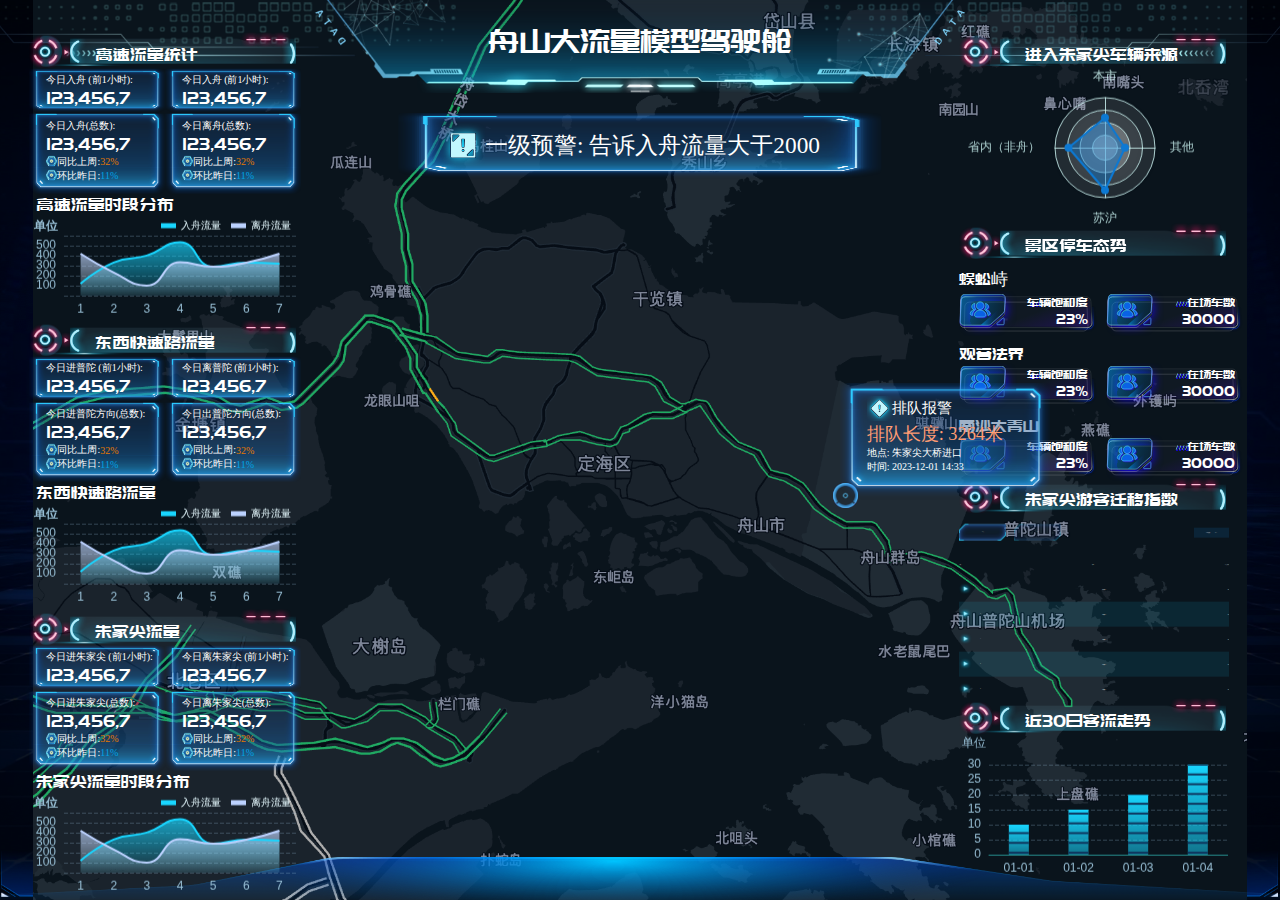
<file: index.html>
<!DOCTYPE html><html lang=""><head><meta charset=utf-8><meta http-equiv=X-UA-Compatible content="IE=edge"><meta name=viewport content="width=device-width,initial-scale=1"><link rel=icon href=/favicon.ico><title>舟山大流量预警</title><link href=/css/app.35f41086.css rel=preload as=style><link href=/css/chunk-vendors.04c55cc2.css rel=preload as=style><link href=/js/app.02998d7f.js rel=preload as=script><link href=/js/chunk-vendors.fa470b0a.js rel=preload as=script><link href=/css/chunk-vendors.04c55cc2.css rel=stylesheet><link href=/css/app.35f41086.css rel=stylesheet></head><body><noscript><strong>We're sorry but project doesn't work properly without JavaScript enabled. Please enable it to continue.</strong></noscript><div id=app></div><script src=/js/chunk-vendors.fa470b0a.js></script><script src=/js/app.02998d7f.js></script></body></html>
</file>
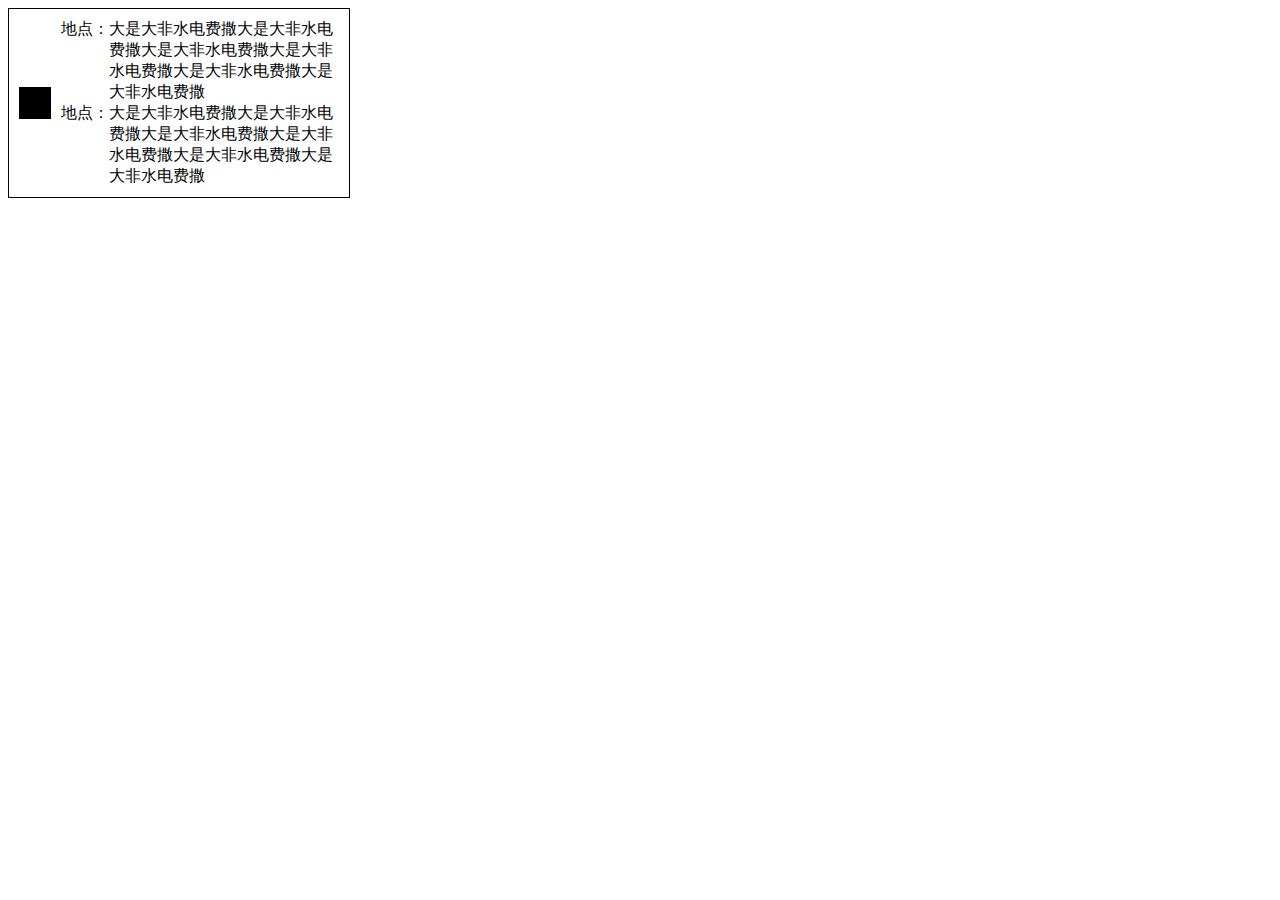
<file: fbjsc/demo.html>
<!DOCTYPE html>
<html lang="en">
  <head>
    <meta charset="UTF-8" />
    <meta name="viewport" content="width=device-width, initial-scale=1.0" />
    <title>Document</title>
  </head>
  <style>
    html {
      font-size: 16px;
      color: #000;
    }
  </style>
  <body>
    <div style="width: 340px; border: 1px solid #000">
      <div style="padding: 10px; gap: 5px; display: flex; color: #000; flex-direction: column">
        <div style="display: flex; align-items: center; justify-content: center">
          <div style="flex: 0 0 32px; margin-right: 10px; height: 32px; background: #000"></div>
          <div style="flex: 1">
            <div style="display: flex; align-items: center">
              <span style="flex: 0 0 48px;align-self: flex-start;">地点：</span>
              <span style="">大是大非水电费撒大是大非水电费撒大是大非水电费撒大是大非水电费撒大是大非水电费撒大是大非水电费撒</span>
            </div>
            <div style="display: flex; align-items: center">
              <span style="flex: 0 0 48px;align-self: flex-start;">地点：</span>
              <span style="">大是大非水电费撒大是大非水电费撒大是大非水电费撒大是大非水电费撒大是大非水电费撒大是大非水电费撒</span>
            </div>
          </div>
        </div>
      </div>
    </div>
  </body>
</html>
</file>
